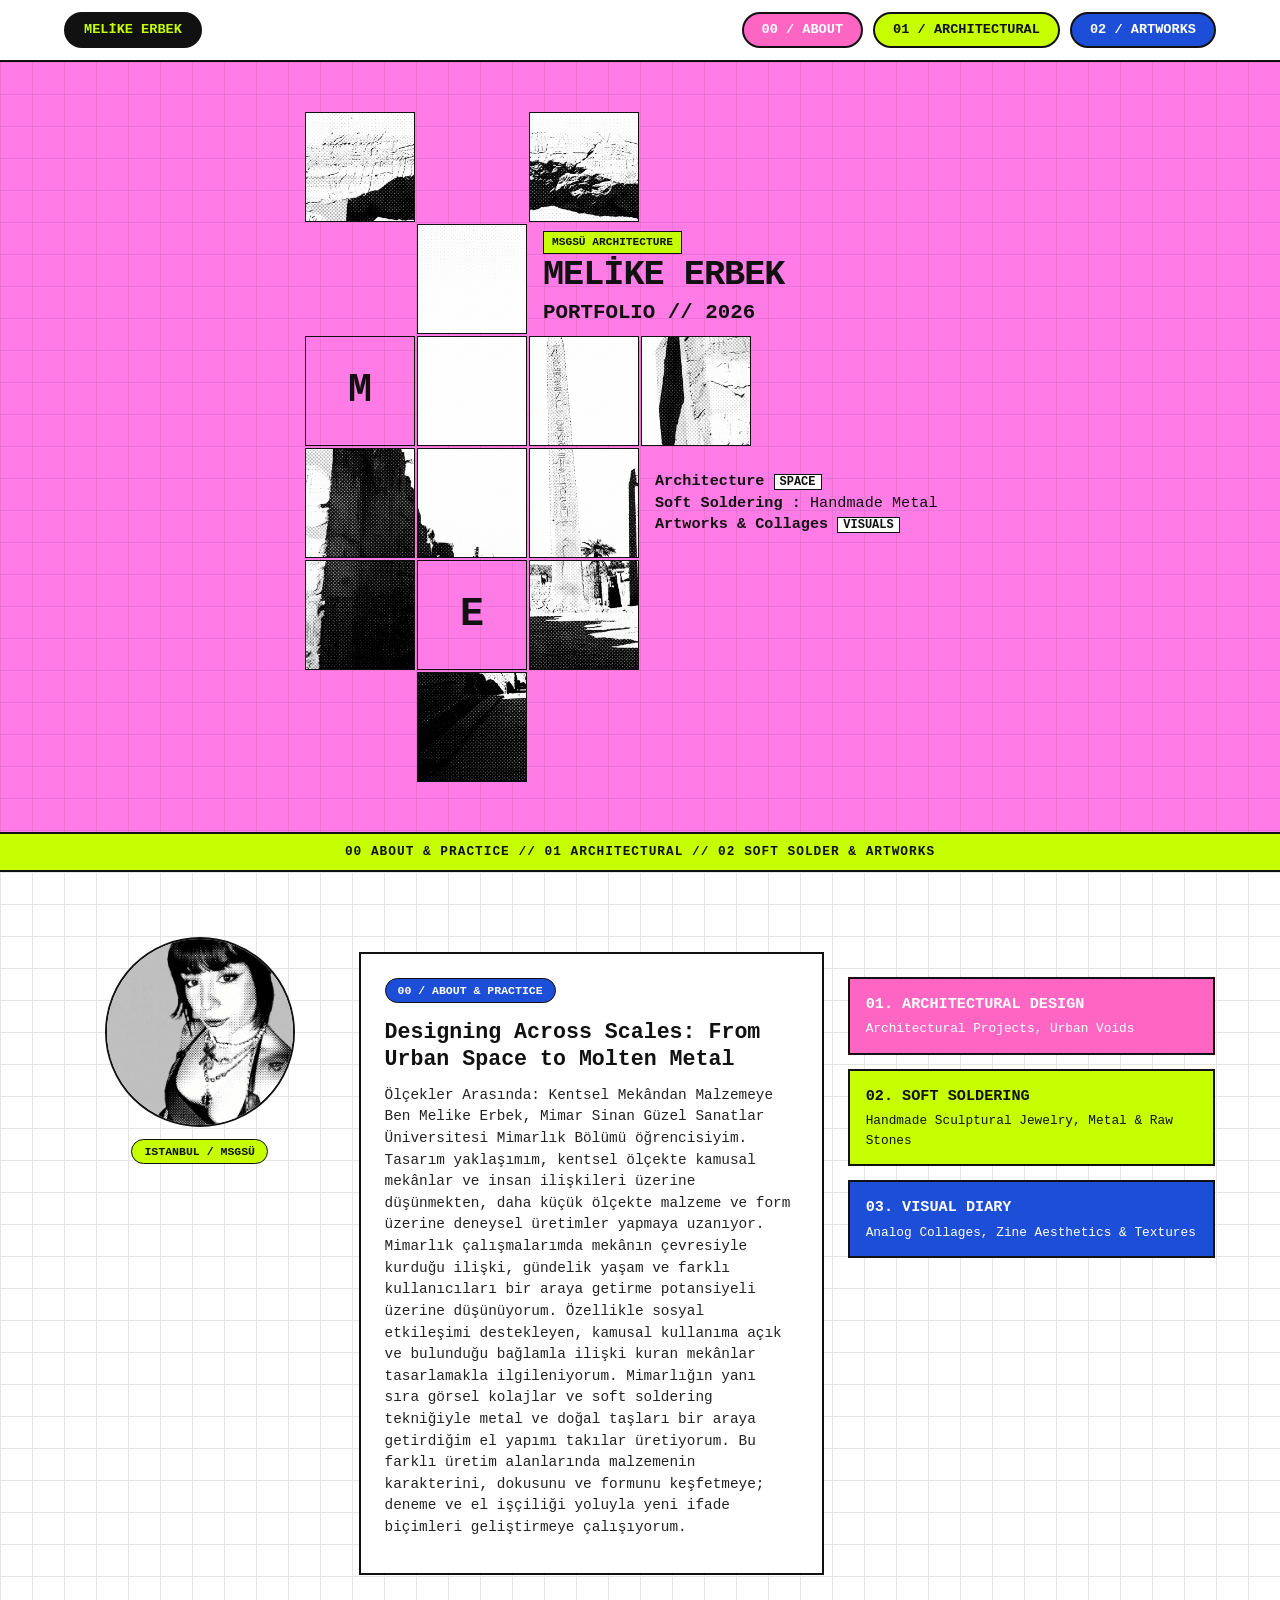
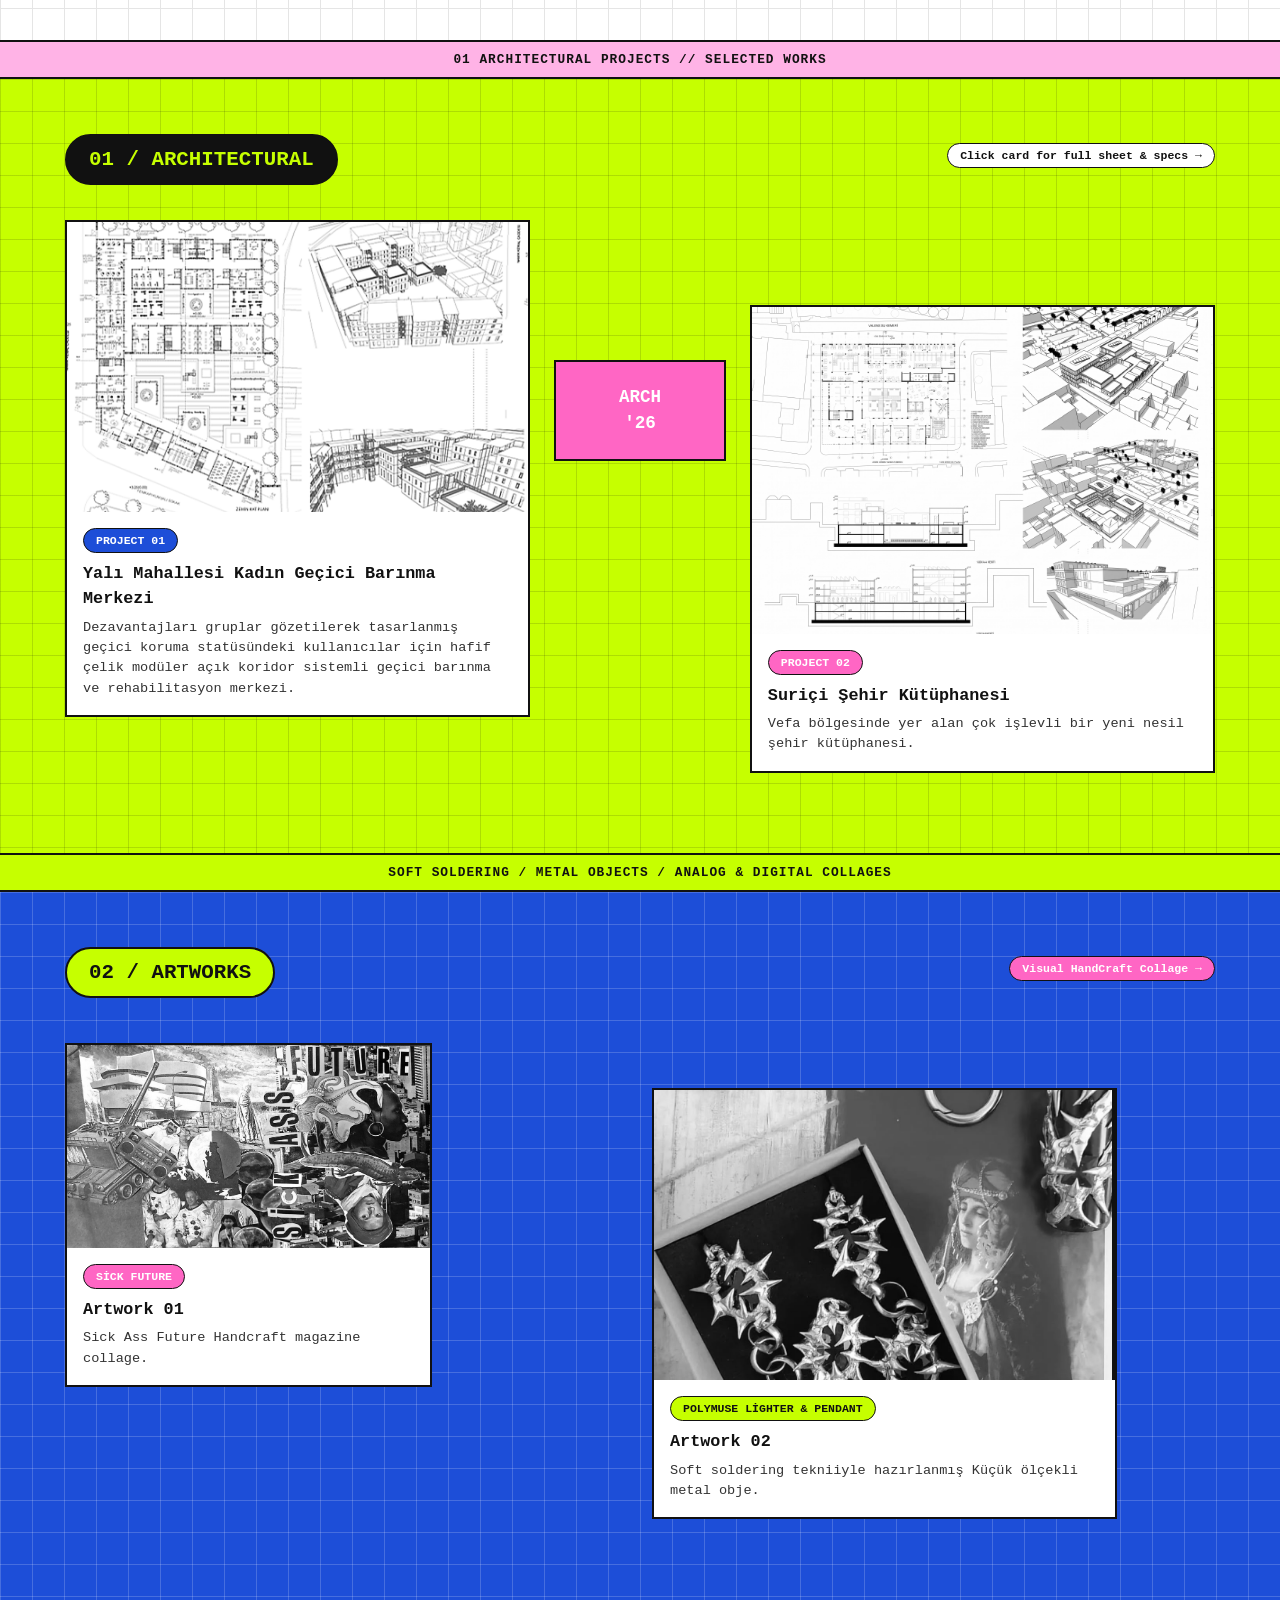
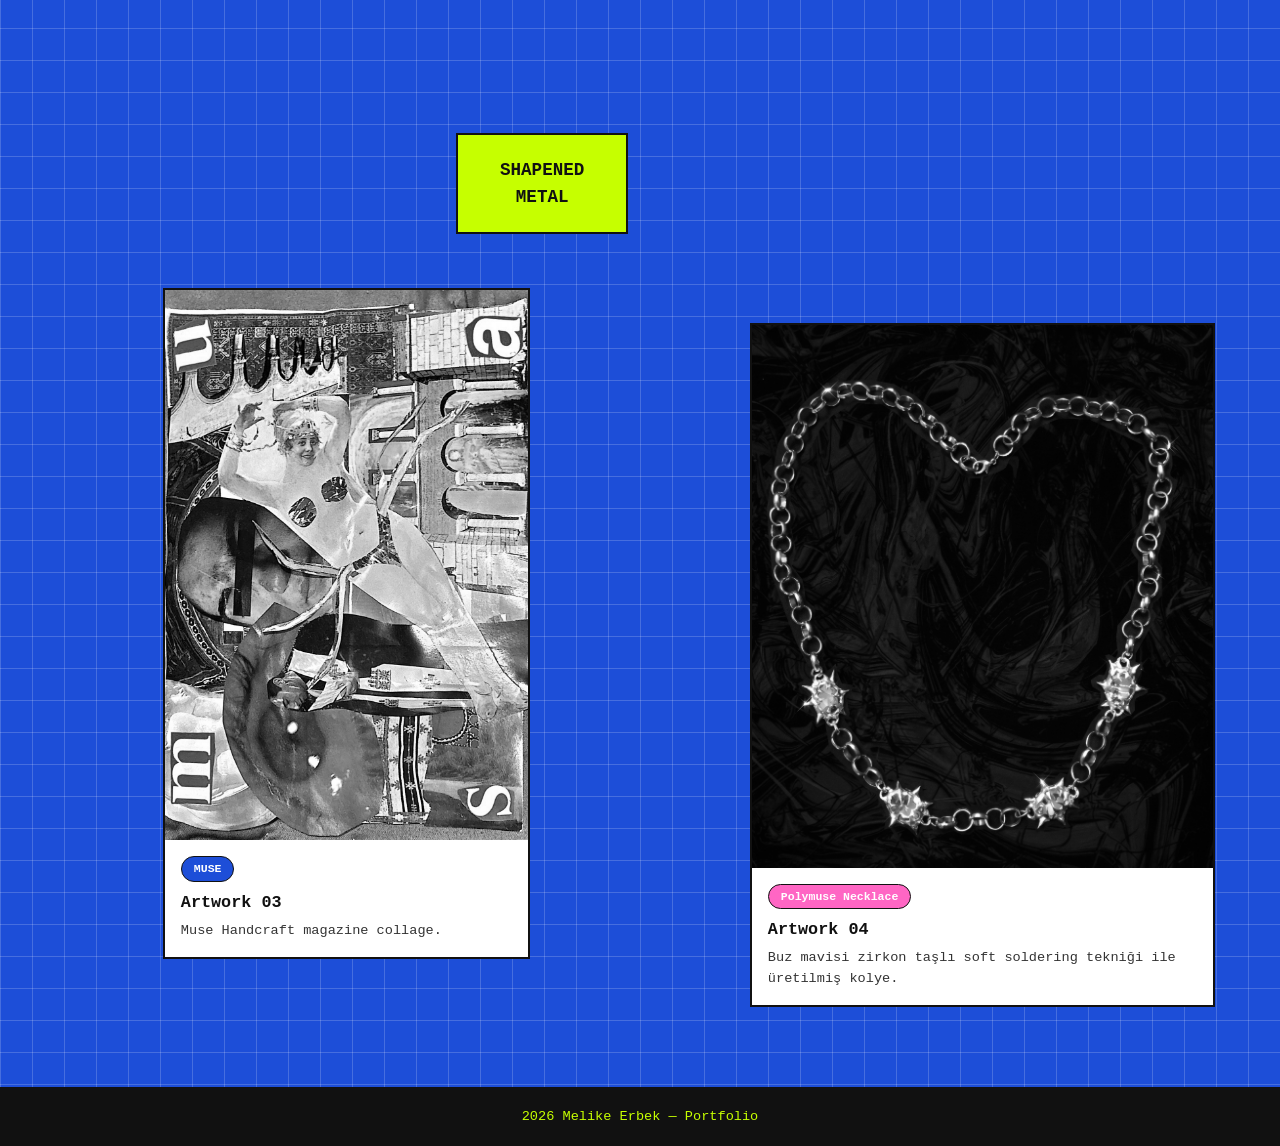
<file: index.html>
<!DOCTYPE html>
<html lang="tr">
<head>
    <meta charset="UTF-8">
    <meta name="viewport" content="width=device-width, initial-scale=1.0">
    <title>Melike Erbek | Portfolio</title>
    <link rel="stylesheet" href="style.css">
</head>
<body>

   
    <header class="sticky-header">
        <div class="brand">
            <a href="index.html" class="pill-btn black">MELİKE ERBEK</a>
        </div>
        <nav class="nav-links">
            <a href="#about" class="pill-btn pink">00 / ABOUT</a>
            <a href="#architectural" class="pill-btn neon">01 / ARCHITECTURAL</a>
            <a href="#artworks" class="pill-btn blue">02 / ARTWORKS</a>
        </nav>
    </header>

   
    <section class="hero-broken-band">
        <div class="container">
            <div class="broken-pixel-grid">
                <div class="px-cell img-tile" style="grid-column: 1; grid-row: 1;">
                    <img src="ilksayfa.jpg" class="slice p-1-1" alt="">
                </div>
                <div class="px-cell img-tile" style="grid-column: 3; grid-row: 1;">
                    <img src="ilksayfa.jpg" class="slice p-3-1" alt="">
                </div>

                <div class="px-cell img-tile" style="grid-column: 2; grid-row: 2;">
                    <img src="ilksayfa.jpg" class="slice p-2-2" alt="">
                </div>
                <div class="px-float-text" style="grid-column: 3 / 6; grid-row: 2;">
                    <span class="mini-pill">MSGSÜ ARCHITECTURE </span>
                    <h1>MELİKE ERBEK</h1>
                    <p class="date-code">PORTFOLIO // 2026</p>
                </div>

                <div class="px-cell neon-cell" style="grid-column: 1; grid-row: 3;">M</div>
                <div class="px-cell img-tile" style="grid-column: 2; grid-row: 3;">
                    <img src="ilksayfa.jpg" class="slice p-2-3" alt="">
                </div>
                <div class="px-cell img-tile" style="grid-column: 3; grid-row: 3;">
                    <img src="ilksayfa.jpg" class="slice p-3-3" alt="">
                </div>
                <div class="px-cell img-tile" style="grid-column: 4; grid-row: 3;">
                    <img src="ilksayfa.jpg" class="slice p-4-3" alt="">
                </div>

                <div class="px-cell img-tile" style="grid-column: 1; grid-row: 4;">
                    <img src="ilksayfa.jpg" class="slice p-1-4" alt="">
                </div>
                <div class="px-cell img-tile" style="grid-column: 2; grid-row: 4;">
                    <img src="ilksayfa.jpg" class="slice p-2-4" alt="">
                </div>
                <div class="px-cell img-tile" style="grid-column: 3; grid-row: 4;">
                    <img src="ilksayfa.jpg" class="slice p-3-4" alt="">
                </div>
                <div class="px-float-text" style="grid-column: 4 / 7; grid-row: 4;">
                    <p class="sub-list">
                        <strong>Architecture</strong> <span>SPACE</span><br>
                        <strong>Soft Soldering :</strong> Handmade Metal<br>
                        <strong>Artworks & Collages</strong> <span>VISUALS</span>
                    </p>
                </div>

               
                <div class="px-cell img-tile" style="grid-column: 1; grid-row: 5;">
                    <img src="ilksayfa.jpg" class="slice p-1-5" alt="">
                </div>
                <div class="px-cell blue-cell" style="grid-column: 2; grid-row: 5;">E</div>
                <div class="px-cell img-tile" style="grid-column: 3; grid-row: 5;">
                    <img src="ilksayfa.jpg" class="slice p-3-5" alt="">
                </div>

                <div class="px-cell img-tile" style="grid-column: 2; grid-row: 6;">
                    <img src="ilksayfa.jpg" class="slice p-2-6" alt="">
                </div>
            </div>
        </div>
    </section>

               
  
    <div class="divider-strip neon-bg">
        <span>00 ABOUT & PRACTICE // 01 ARCHITECTURAL // 02 SOFT SOLDER & ARTWORKS</span>
    </div>

   
    <section id="about" class="about-band">
        <div class="container">
            <div class="about-scattered">
                <div class="about-photo-box">
                    <div class="about-img-frame">
                        <img src="hakkimda.jpg" alt="Melike Erbek">
                    </div>
                    <span class="pill-tag neon-tag">ISTANBUL / MSGSÜ</span>
                </div>

                <div class="about-manifesto-card">
                    <span class="pill-tag blue-tag">00 / ABOUT & PRACTICE</span>
                    <h2>Designing Across Scales: From Urban Space to Molten Metal</h2>
                    <p>
                         Ölçekler Arasında: Kentsel Mekândan Malzemeye

                         Ben Melike Erbek, Mimar Sinan Güzel Sanatlar Üniversitesi Mimarlık Bölümü öğrencisiyim. Tasarım yaklaşımım, kentsel ölçekte kamusal mekânlar ve insan ilişkileri üzerine düşünmekten, daha küçük ölçekte malzeme ve form üzerine deneysel üretimler yapmaya uzanıyor.

                        Mimarlık çalışmalarımda mekânın çevresiyle kurduğu ilişki, gündelik yaşam ve farklı kullanıcıları bir araya getirme potansiyeli üzerine düşünüyorum. Özellikle sosyal etkileşimi destekleyen, kamusal kullanıma açık ve bulunduğu bağlamla ilişki kuran mekânlar tasarlamakla ilgileniyorum.

                        Mimarlığın yanı sıra görsel kolajlar ve soft soldering tekniğiyle metal ve doğal taşları bir araya getirdiğim el yapımı takılar üretiyorum. Bu farklı üretim alanlarında malzemenin karakterini, dokusunu ve formunu keşfetmeye; deneme ve el işçiliği yoluyla yeni ifade biçimleri geliştirmeye çalışıyorum.
                    </p>
                </div>

                <div class="about-focus-stack">
                    <div class="focus-tile pink-fill">
                        <strong>01. ARCHITECTURAL DESIGN</strong>
                        <span>Architectural Projects, Urban Voids </span>
                    </div>
                    <div class="focus-tile neon-fill">
                        <strong>02. SOFT SOLDERING</strong>
                        <span>Handmade Sculptural Jewelry, Metal & Raw Stones</span>
                    </div>
                    <div class="focus-tile blue-fill">
                        <strong>03. VISUAL DIARY</strong>
                        <span>Analog  Collages, Zine Aesthetics & Textures</span>
                    </div>
                </div>
            </div>
        </div>
    </section>

    
    <div class="divider-strip pink-bg">
        <span>01 ARCHITECTURAL PROJECTS // SELECTED WORKS</span>
    </div>

    <section id="architectural" class="section-band-neon">
        <div class="container">
            <div class="section-top">
                <h2 class="pill-title black-bg">01 / ARCHITECTURAL</h2>
                <span class="pill-tag white-tag">Click card for full sheet & specs →</span>
            </div>

            <div class="scattered-grid">
                <a href="proje-1.html" class="card scatter-p1">
                    <div class="card-image tall">
                        <img src="proje1.png" alt="Yalı Mahallesi Kadın Geçici Barınma Merkezi">
                    </div>
                    <div class="card-info">
                        <span class="pill-tag blue-tag">PROJECT 01</span>
                        <h3>Yalı Mahallesi Kadın Geçici Barınma Merkezi</h3>
                        <p>Dezavantajları gruplar gözetilerek tasarlanmış geçici koruma statüsündeki kullanıcılar için hafif çelik modüler açık koridor sistemli geçici barınma ve rehabilitasyon merkezi.</p>
                    </div>
                </a>

                <div class="floating-pixel pink-fill scatter-px1">
                    <span>ARCH<br>'26</span>
                </div>

                <a href="proje-2.html" class="card scatter-p2">
                    <div class="card-image">
                        <img src="proje2.jpg" alt="Suriçi Şehir Kütüphanesi">
                    </div>
                    <div class="card-info">
                        <span class="pill-tag pink-tag">PROJECT 02</span>
                        <h3>Suriçi Şehir Kütüphanesi</h3>
                        <p>Vefa bölgesinde yer alan çok işlevli bir yeni nesil şehir kütüphanesi.</p>
                    </div>
                </a>
            </div>
        </div>
    </section>


    <div class="divider-strip neon-bg">
        <span>SOFT SOLDERING / METAL OBJECTS / ANALOG & DIGITAL COLLAGES</span>
    </div>


    <section id="artworks" class="section-band-blue">
        <div class="container">
            <div class="section-top">
                <h2 class="pill-title neon-bg">02 / ARTWORKS</h2>
                <span class="pill-tag pink-tag">Visual HandCraft Collage →</span>
            </div>

            <div class="scattered-grid">
                <a href="artwork-1.html" class="card scatter-a1">
                    <div class="card-image">
                        <img src="art1.jpeg" alt="Artwork 01">
                    </div>
                    <div class="card-info">
                        <span class="pill-tag pink-tag">SİCK FUTURE</span>
                        <h3>Artwork 01</h3>
                        <p>Sick Ass Future Handcraft magazine collage.</p>
                    </div>
                </a>

                <a href="artwork-2.html" class="card scatter-a2">
                    <div class="card-image tall">
                        <img src="art2.jpeg" alt="Artwork 02">
                    </div>
                    <div class="card-info">
                        <span class="pill-tag neon-tag">POLYMUSE LİGHTER & PENDANT</span>
                        <h3>Artwork 02</h3>
                        <p> Soft soldering tekniiyle hazırlanmış Küçük ölçekli metal obje.</p>
                    </div>
                </a>

                <div class="floating-pixel neon-fill scatter-px2">
                    <span>SHAPENED<br>METAL</span>
                </div>

                <a href="artwork-3.html" class="card scatter-a3">
                    <div class="card-image">
                        <img src="art3.jpeg" alt="Artwork 03">
                    </div>
                    <div class="card-info">
                        <span class="pill-tag blue-tag"> MUSE</span>
                        <h3>Artwork 03</h3>
                        <p>Muse Handcraft magazine collage.</p>
                    </div>
                </a>

                <a href="artwork-4.html" class="card scatter-a4">
                    <div class="card-image">
                        <img src="art4.jpg" alt="Artwork 04">
                    </div>
                    <div class="card-info">
                        <span class="pill-tag pink-tag">Polymuse Necklace</span>
                        <h3>Artwork 04</h3>
                        <p>Buz mavisi zirkon taşlı soft soldering tekniği ile üretilmiş kolye.</p>
                    </div>
                </a>
            </div>
        </div>
    </section>

    <footer>
        <p> 2026 Melike Erbek — Portfolio</p>
    </footer>

</body>
</html>
</file>
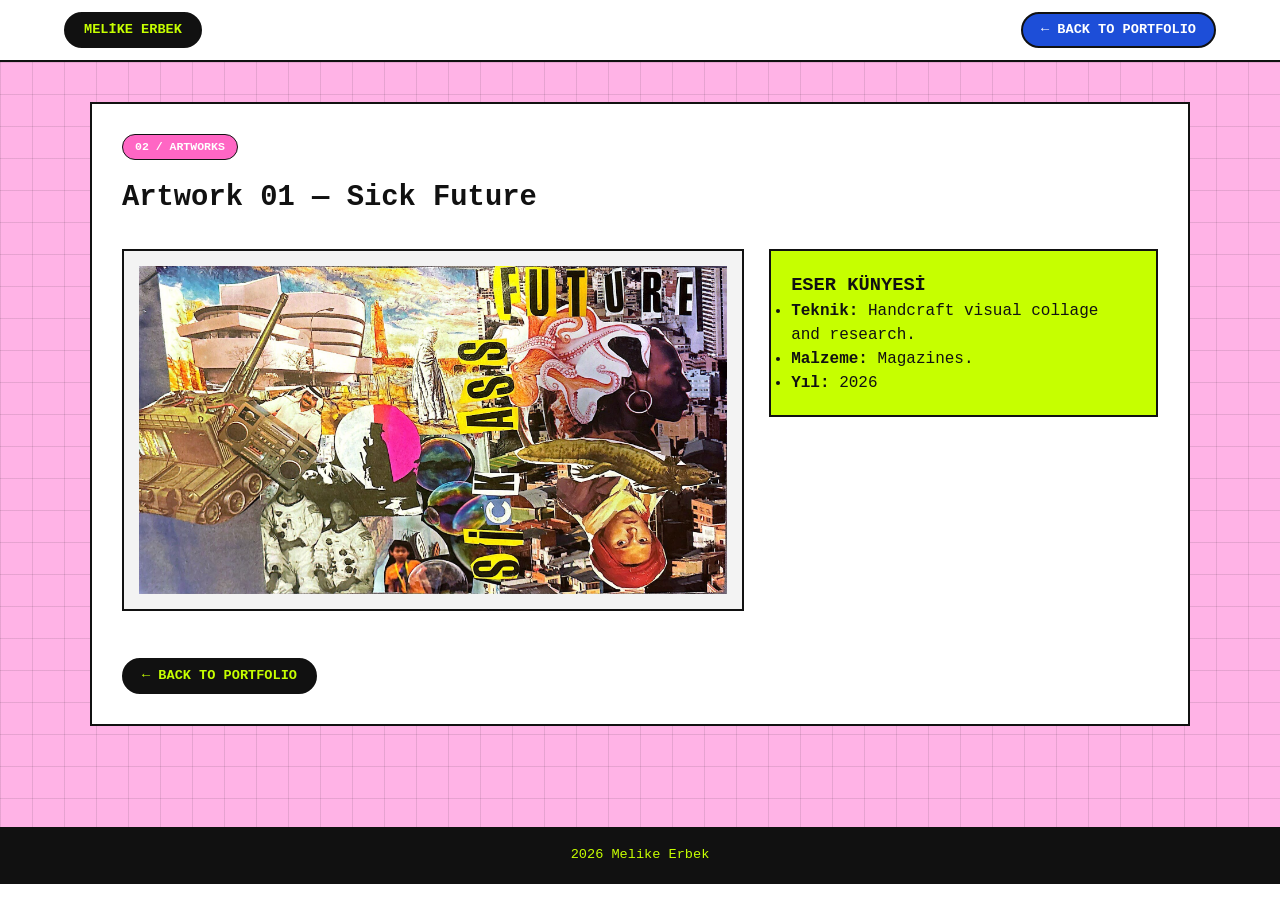
<file: artwork-1.html>
<!DOCTYPE html>
<html lang="tr">
<head>
    <meta charset="UTF-8">
    <meta name="viewport" content="width=device-width, initial-scale=1.0">
    <title>Artwork 01 | Melike Erbek</title>
    <link rel="stylesheet" href="style.css">
</head>
<body>
    <header class="sticky-header">
        <div class="brand"><a href="index.html" class="pill-btn black">MELİKE ERBEK</a></div>
       <nav class="nav-links"><a href="index.html#artworks" class="pill-btn blue">← BACK TO PORTFOLIO</a></nav>
    </header>

    <div class="detail-wrapper">
        <main class="detail-container">
            <div class="detail-header">
                <span class="pill-tag pink-tag">02 / ARTWORKS</span>
                <h1>Artwork 01 — Sick Future</h1>
            </div>
            <div class="detail-single-image">
                <img src="art1.jpeg" alt="Artwork 01">
            </div>
            <div class="detail-specs-box">
                <h3>ESER KÜNYESİ</h3>
                <ul>
                    <li><strong>Teknik:</strong> Handcraft visual collage and research.</li>
                    <li><strong>Malzeme:</strong> Magazines.</li>
                    <li><strong>Yıl:</strong> 2026</li>
                </ul>
            </div>
            <div style="margin-top: 22px;">
    <a href="index.html#artworks" class="pill-btn black">← BACK TO PORTFOLIO</a>
</div>
        </main>
    </div>

    <footer><p> 2026 Melike Erbek</p></footer>
</body>
</html>
</file>
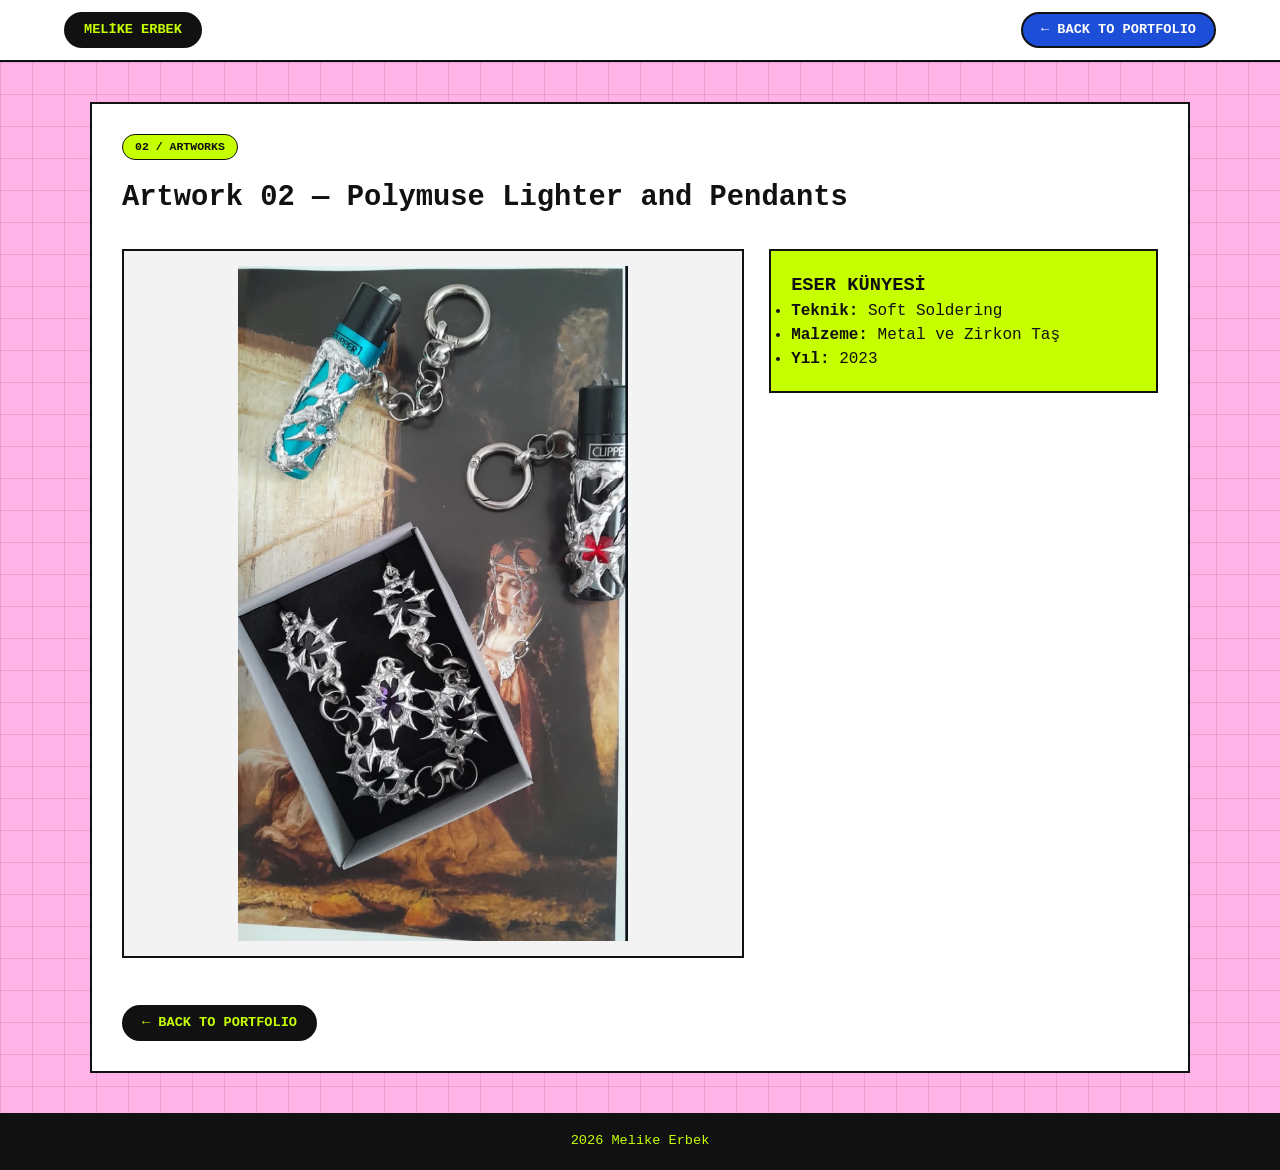
<file: artwork-2.html>
<!DOCTYPE html>
<html lang="tr">
<head>
    <meta charset="UTF-8">
    <meta name="viewport" content="width=device-width, initial-scale=1.0">
    <title>Artwork 02 | Melike Erbek</title>
    <link rel="stylesheet" href="style.css">
</head>
<body>
    <header class="sticky-header">
        <div class="brand"><a href="index.html" class="pill-btn black">MELİKE ERBEK</a></div>
        <nav class="nav-links"><a href="index.html#artworks" class="pill-btn blue">← BACK TO PORTFOLIO</a></nav>
    </header>

    <div class="detail-wrapper">
        <main class="detail-container">
            <div class="detail-header">
                <span class="pill-tag neon-tag">02 / ARTWORKS</span>
                <h1>Artwork 02 — Polymuse Lighter and Pendants</h1>
            </div>
            <div class="detail-single-image">
                <img src="art2.jpeg" alt="Artwork 02">
            </div>
            <div class="detail-specs-box">
                <h3>ESER KÜNYESİ</h3>
                <ul>
                    <li><strong>Teknik:</strong> Soft Soldering</li>
                    <li><strong>Malzeme:</strong> Metal ve Zirkon Taş</li>
                    <li><strong>Yıl:</strong> 2023</li>
                </ul>
            </div>
           <div style="margin-top: 22px;">
    <a href="index.html#artworks" class="pill-btn black">← BACK TO PORTFOLIO</a>
</div>
        </main>
    </div>

    <footer><p>2026 Melike Erbek</p></footer>
</body>
</html>
</file>
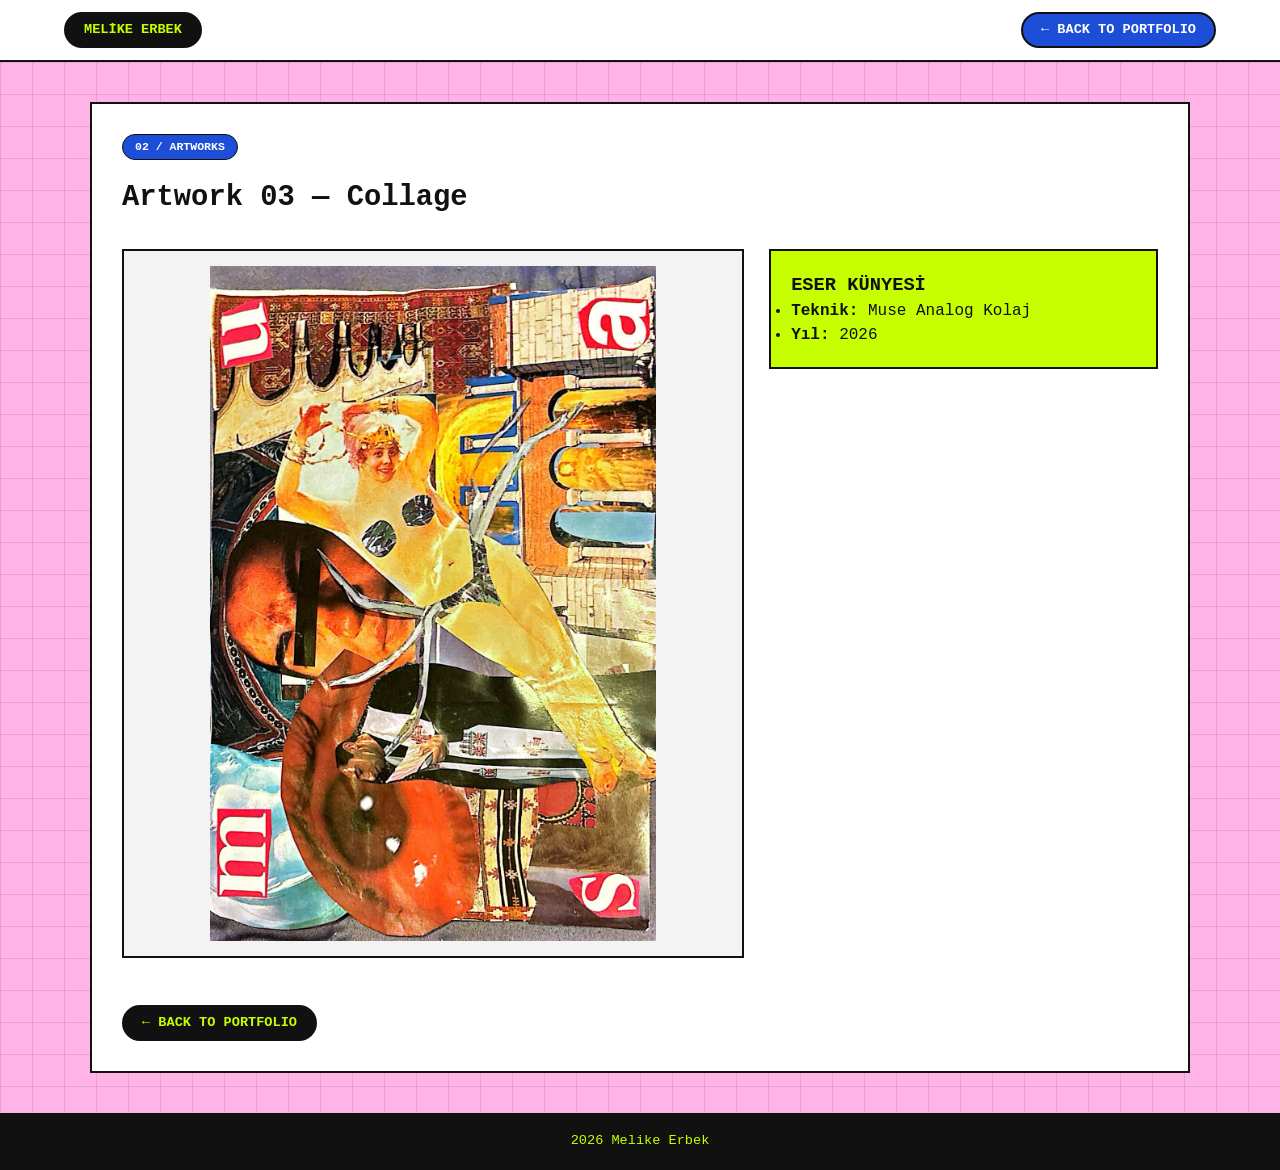
<file: artwork-3.html>
<!DOCTYPE html>
<html lang="tr">
<head>
    <meta charset="UTF-8">
    <meta name="viewport" content="width=device-width, initial-scale=1.0">
    <title>Artwork 03 | Melike Erbek</title>
    <link rel="stylesheet" href="style.css">
</head>
<body>
    <header class="sticky-header">
        <div class="brand"><a href="index.html" class="pill-btn black">MELİKE ERBEK</a></div>
        <nav class="nav-links"><a href="index.html#artworks" class="pill-btn blue">← BACK TO PORTFOLIO</a></nav>
    </header>

    <div class="detail-wrapper">
        <main class="detail-container">
            <div class="detail-header">
                <span class="pill-tag blue-tag">02 / ARTWORKS</span>
                <h1>Artwork 03 — Collage</h1>
            </div>
            <div class="detail-single-image">
                <img src="art3.jpeg" alt="Artwork 03">
            </div>
            <div class="detail-specs-box">
                <h3>ESER KÜNYESİ</h3>
                <ul>
                    <li><strong>Teknik:</strong> Muse Analog Kolaj</li>
                    <li><strong>Yıl:</strong> 2026</li>
                </ul>
            </div>
            <div style="margin-top: 22px;">
    <a href="index.html#artworks" class="pill-btn black">← BACK TO PORTFOLIO</a>
</div>
        </main>
    </div>

    <footer><p> 2026 Melike Erbek</p></footer>
</body>
</html>
</file>
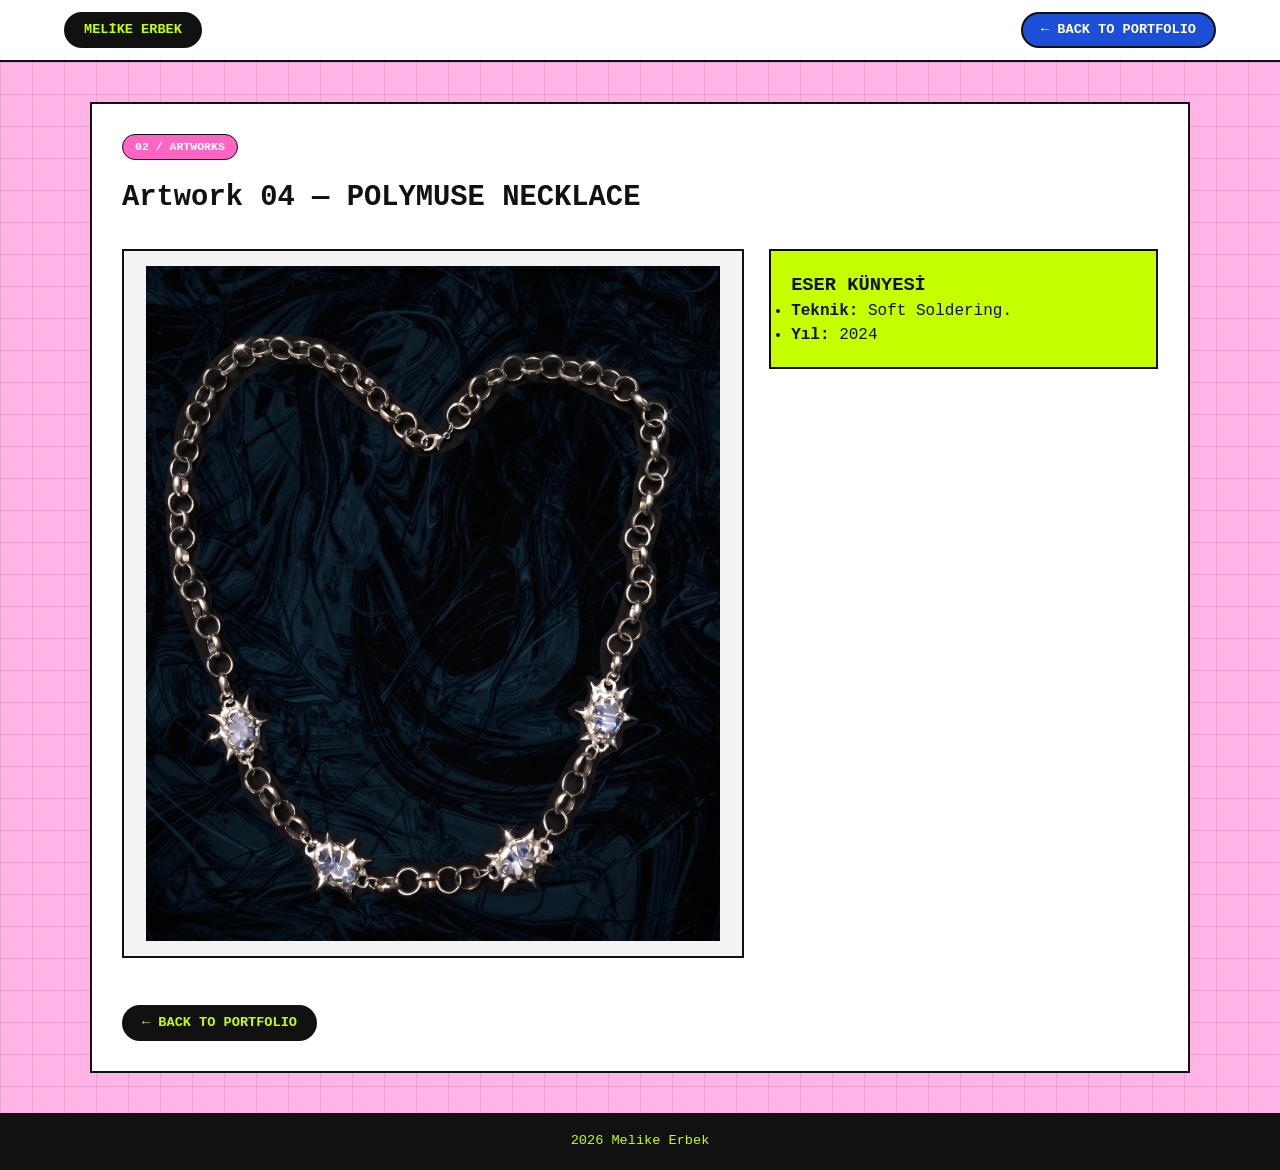
<file: artwork-4.html>
<!DOCTYPE html>
<html lang="tr">
<head>
    <meta charset="UTF-8">
    <meta name="viewport" content="width=device-width, initial-scale=1.0">
    <title>Artwork 04 | Melike Erbek</title>
    <link rel="stylesheet" href="style.css">
</head>
<body>
    <header class="sticky-header">
        <div class="brand"><a href="index.html" class="pill-btn black">MELİKE ERBEK</a></div>
        <nav class="nav-links"><a href="index.html#artworks" class="pill-btn blue">← BACK TO PORTFOLIO</a></nav>
    </header>

    <div class="detail-wrapper">
        <main class="detail-container">
            <div class="detail-header">
                <span class="pill-tag pink-tag">02 / ARTWORKS</span>
                <h1>Artwork 04 — POLYMUSE NECKLACE</h1>
            </div>
            <div class="detail-single-image">
                <img src="art4.jpg" alt="Artwork 04">
            </div>
            <div class="detail-specs-box">
                <h3>ESER KÜNYESİ</h3>
                <ul>
                    <li><strong>Teknik:</strong> Soft Soldering.</li>
                    <li><strong>Yıl:</strong> 2024</li>
                </ul>
            </div>
           <div style="margin-top: 22px;">
    <a href="index.html#artworks" class="pill-btn black">← BACK TO PORTFOLIO</a>
</div>
        </main>
    </div>

    <footer><p>2026 Melike Erbek</p></footer>
</body>
</html>
</file>
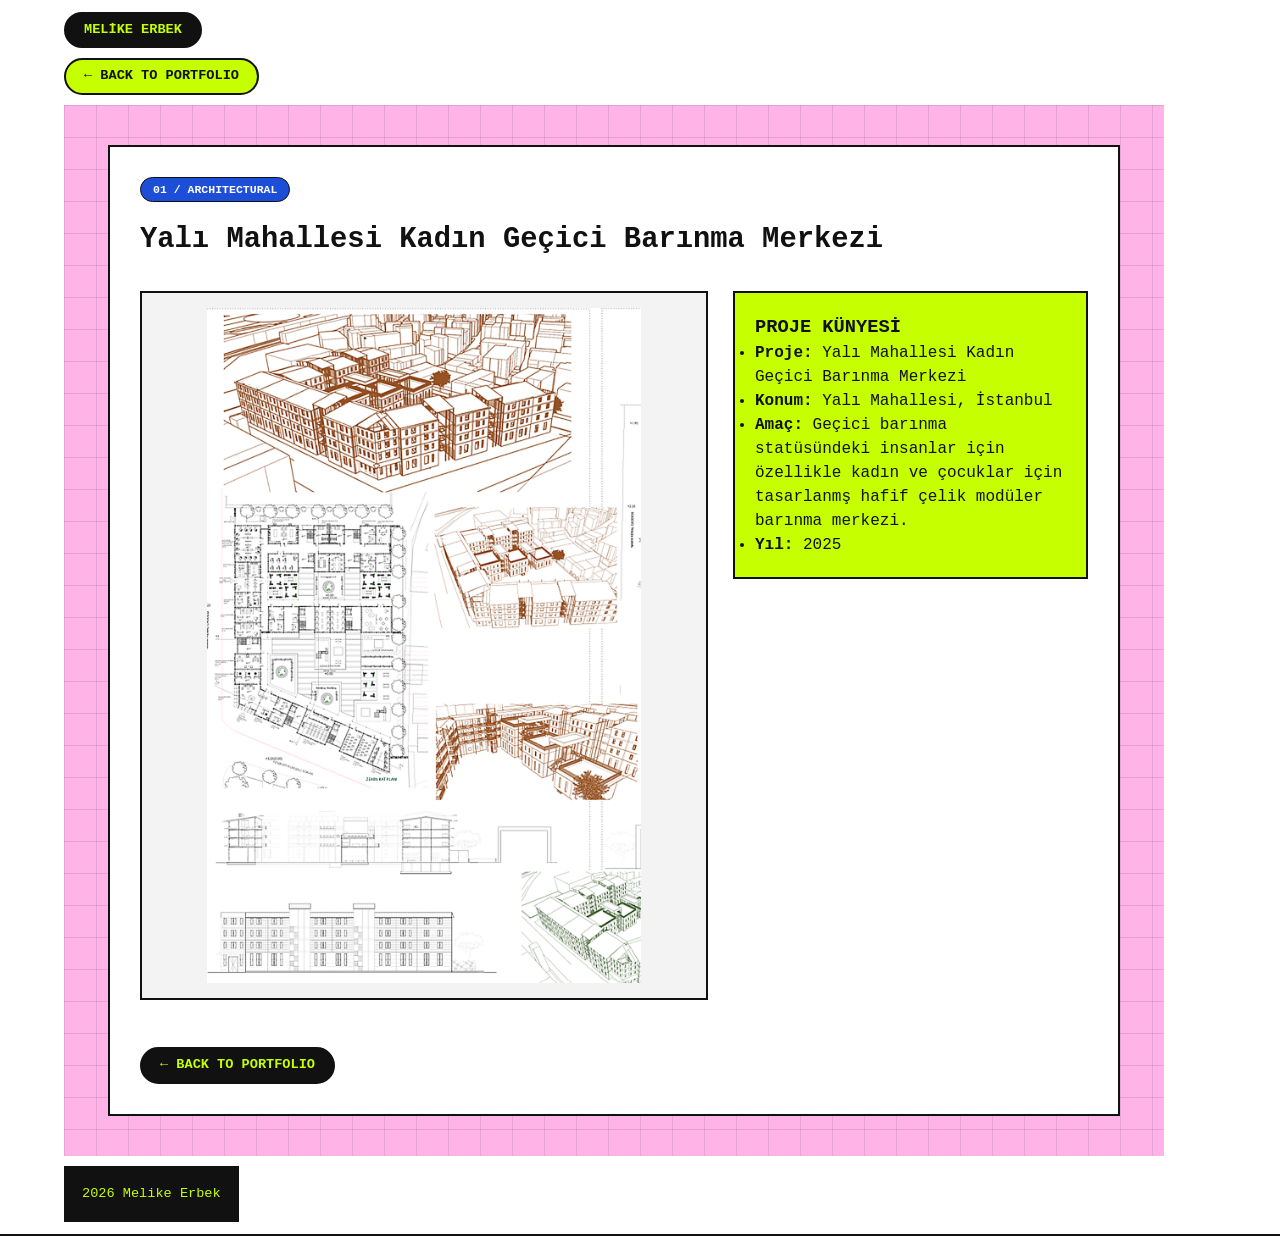
<file: proje-1.html>
<!DOCTYPE html>
<html lang="tr">
<head>
    <meta charset="UTF-8">
    <meta name="viewport" content="width=device-width, initial-scale=1.0">
    <title>Yalı Mahallesi Kadın Geçici Barınma Merkezi | Melike Erbek</title>
    <link rel="stylesheet" href="style.css">
</head>
<body>
    <header class="sticky-header">
        <div class="brand"><a href="index.html" class="pill-btn black">MELİKE ERBEK</a></div>
        <nav class="nav-links"><a href="index.html#architectural" class="pill-btn neon">← BACK TO PORTFOLIO</a>

    <div class="detail-wrapper">
        <main class="detail-container">
            <div class="detail-header">
                <span class="pill-tag blue-tag">01 / ARCHITECTURAL</span>
                <h1>Yalı Mahallesi Kadın Geçici Barınma Merkezi</h1>
            </div>
            <div class="detail-single-image">
                <img src="proje1.png" alt="Yalı Mahallesi Kadın Geçici Barınma Merkezi">
            </div>
            <div class="detail-specs-box">
                <h3>PROJE KÜNYESİ</h3>
                <ul>
                    <li><strong>Proje:</strong> Yalı Mahallesi Kadın Geçici Barınma Merkezi</li>
                    <li><strong>Konum:</strong> Yalı Mahallesi, İstanbul</li>
                    <li><strong>Amaç:</strong> Geçici barınma statüsündeki insanlar için özellikle kadın ve çocuklar için tasarlanmş hafif çelik modüler barınma merkezi.</li>
                    <li><strong>Yıl:</strong> 2025</li>
                </ul>
            </div>
            <div style="margin-top: 22px;">
                <a href="index.html#architectural" class="pill-btn black">← BACK TO PORTFOLIO</a>
            </div>
        </main>
    </div>

    <footer><p> 2026 Melike Erbek</p></footer>
</body>
</html>
</file>
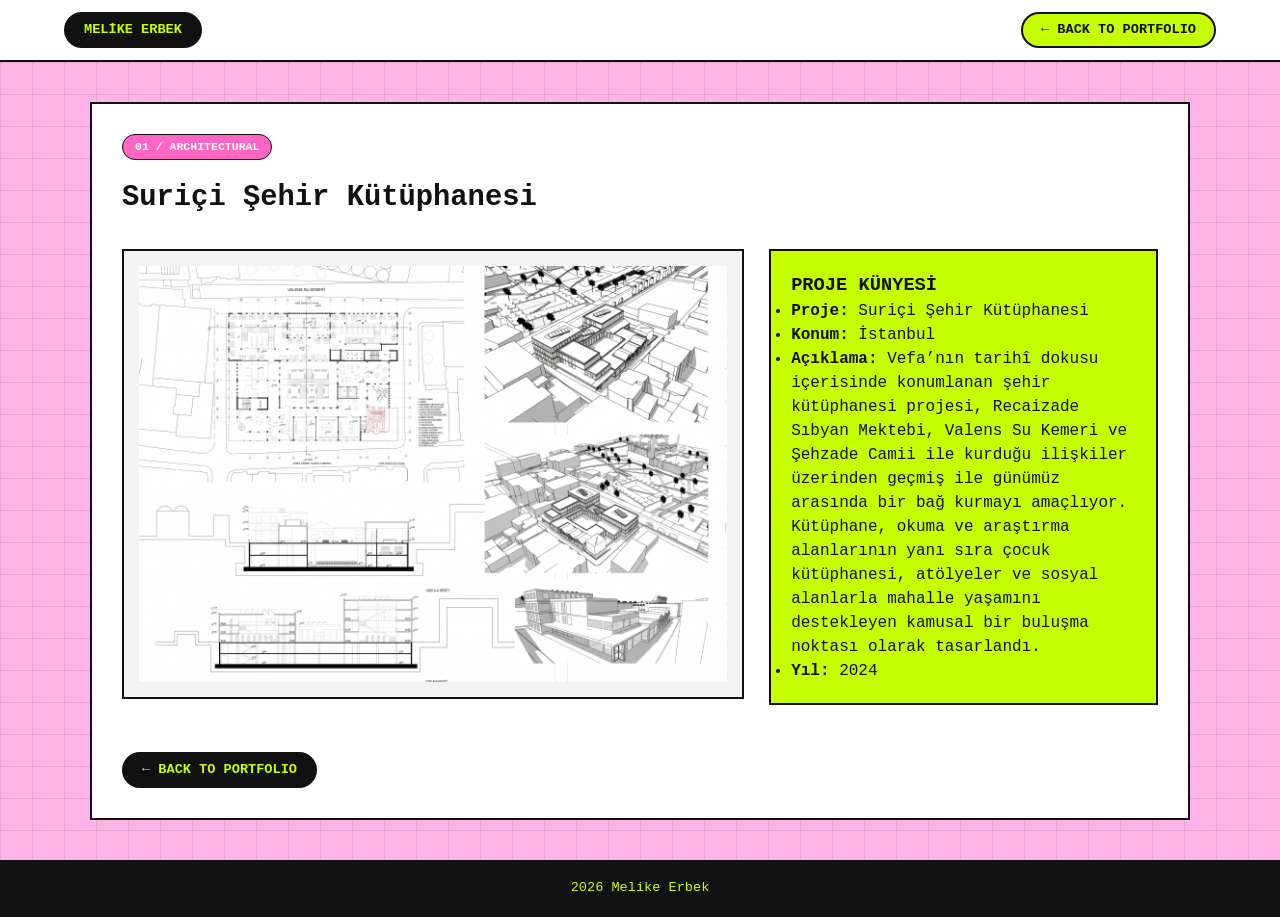
<file: proje-2.html>
<!DOCTYPE html>
<html lang="tr">
<head>
    <meta charset="UTF-8">
    <meta name="viewport" content="width=device-width, initial-scale=1.0">
    <title>Mimari Proje 02 | Melike Erbek</title>
    <link rel="stylesheet" href="style.css">
</head>
<body>
    <header class="sticky-header">
        <div class="brand"><a href="index.html" class="pill-btn black">MELİKE ERBEK</a></div>
        <nav class="nav-links"><a href="index.html#architectural" class="pill-btn neon">← BACK TO PORTFOLIO</a>
</nav>
    </header>

    <div class="detail-wrapper">
        <main class="detail-container">
            <div class="detail-header">
                <span class="pill-tag pink-tag">01 / ARCHITECTURAL</span>
                <h1>Suriçi Şehir Kütüphanesi</h1>
            </div>
            <div class="detail-single-image">
                <img src="proje2.jpg" alt="Suriçi Şehir Kütüphanesi">
            </div>
            <div class="detail-specs-box">
                <h3>PROJE KÜNYESİ</h3>
                <ul>
                    <li><strong>Proje:</strong> Suriçi Şehir Kütüphanesi</li>
                    <li><strong>Konum:</strong> İstanbul</li>
                    <li><strong>Açıklama:</strong> Vefa’nın tarihî dokusu içerisinde konumlanan şehir kütüphanesi projesi, Recaizade Sıbyan Mektebi, Valens Su Kemeri ve Şehzade Camii ile kurduğu ilişkiler üzerinden geçmiş ile günümüz arasında bir bağ kurmayı amaçlıyor. Kütüphane, okuma ve araştırma alanlarının yanı sıra çocuk kütüphanesi, atölyeler ve sosyal alanlarla mahalle yaşamını destekleyen kamusal bir buluşma noktası olarak tasarlandı.</li>
                    <li><strong>Yıl:</strong> 2024</li>
                </ul>
            </div>
            <div style="margin-top: 22px;">
                 <a href="index.html#architectural" class="pill-btn black">← BACK TO PORTFOLIO</a>
            </div>
        </main>
    </div>

    <footer><p>2026 Melike Erbek</p></footer>
</body>
</html>
</file>
<file: style.css>
* {
    box-sizing: border-box;
    margin: 0;
    padding: 0;
}



body {
    font-family: 'Courier New', Courier, monospace;
    color: #111111;
    background-color: #ffffff;
    line-height: 1.5;
}

.container {
    max-width: 1150px;
    width: 90%;
    margin: 0 auto;
}



.px-cell.img-tile {
    position: relative;
    overflow: hidden;
    display: block;
    background-color: #111111;
    cursor: pointer;
    transition: transform 0.25s ease, box-shadow 0.25s ease;
}

.px-cell.img-tile img.slice {
    position: absolute;
    width: 446px;
    height: 670px;
    max-width: none;
    object-fit: cover;
    display: block;
    filter: grayscale(100%);
    transition: filter 0.25s ease, opacity 0.25s ease;
}

.broken-pixel-grid:has(.img-tile:hover) .img-tile:not(:hover) img.slice,
.broken-pixel-grid:has(.img-tile:has(:active)) .img-tile:not(:active) img.slice {
    filter: grayscale(100%) invert(85%);
    opacity: 0.7;
}

.px-cell.img-tile:hover,
.px-cell.img-tile:active {
    z-index: 20;
    transform: rotate(-3deg) scale(1.06);
    box-shadow: 4px 4px 0 #111111;
}

.px-cell.img-tile:nth-child(even):hover,
.px-cell.img-tile:nth-child(even):active {
    transform: rotate(3deg) scale(1.06);
    box-shadow: -4px 4px 0 #111111;
}

.px-cell.img-tile:hover img.slice,
.px-cell.img-tile:active img.slice {
    filter: grayscale(0%);
    opacity: 1;
}



.sticky-header {
    position: sticky;
    top: 0;
    z-index: 100;
    background-color: #ffffff;
    border-bottom: 2px solid #111111;
    padding: 12px 5%;
    display: flex;
    justify-content: space-between;
    align-items: center;
    flex-wrap: wrap;
    gap: 10px;
}

.nav-links {
    display: flex;
    gap: 10px;
    flex-wrap: wrap;
}

.pill-btn {
    display: inline-block;
    padding: 6px 18px;
    border-radius: 50px;
    border: 2px solid #111111;
    text-decoration: none;
    font-weight: bold;
    font-size: 0.85rem;
}

.pill-btn.black { background-color: #111111; color: #C6FF00; }
.pill-btn.pink { background-color: #FF66C4; color: #ffffff; }
.pill-btn.neon { background-color: #C6FF00; color: #111111; }
.pill-btn.blue { background-color: #1D4ED8; color: #ffffff; }



.hero-broken-band {
    background-color: #FF7BE5;
    background-image:
        linear-gradient(to right, rgba(17,17,17,0.08) 1px, transparent 1px),
        linear-gradient(to bottom, rgba(17,17,17,0.08) 1px, transparent 1px);
    background-size: 32px 32px;
    padding: 50px 0;
    border-bottom: 2px solid #111111;
}

.broken-pixel-grid {
    display: grid;
    grid-template-columns: repeat(6, 110px);
    grid-auto-rows: 110px;
    gap: 2px;
    justify-content: center;
}

.px-cell {
    border: 1.5px solid #111111;
    overflow: hidden;
    display: flex;
    justify-content: center;
    align-items: center;
    font-weight: 900;
    font-size: 2.5rem;
    position: relative;
}



.p-1-1 { left: 0; top: -115px; }
.p-3-1 { left: -224px; top: -115px; }
.p-2-2 { left: -112px; top: -227px; }
.p-2-3 { left: -112px; top: -300px; }
.p-3-3 { left: -224px; top: -300px; }
.p-4-3 { left: -336px; top: -300px; }
.p-1-4 { left: 0; top: -412px; }
.p-2-4 { left: -112px; top: -412px; }
.p-3-4 { left: -224px; top: -412px; }
.p-1-5 { left: 0; top: -524px; }
.p-3-5 { left: -224px; top: -524px; }
.p-2-6 { left: -112px; top: -555px; }



.px-float-text {
    padding: 8px 14px;
    display: flex;
    flex-direction: column;
    justify-content: center;
    z-index: 2;
}

.px-float-text h1 {
    font-size: 2.2rem;
    font-weight: 900;
    line-height: 1;
    letter-spacing: -1px;
    margin: 4px 0;
}

.date-code {
    font-size: 1.3rem;
    font-weight: bold;
}

.mini-pill {
    display: inline-block;
    background-color: #C6FF00;
    border: 1.5px solid #111111;
    padding: 2px 8px;
    font-size: 0.7rem;
    font-weight: bold;
    align-self: flex-start;
}

.sub-list {
    font-size: 0.95rem;
    line-height: 1.4;
}

.sub-list span {
    background-color: #ffffff;
    border: 1px solid #111111;
    padding: 0 5px;
    font-size: 0.75rem;
    font-weight: bold;
}



.divider-strip {
    padding: 8px 5%;
    font-size: 0.8rem;
    font-weight: bold;
    text-align: center;
    border-bottom: 2px solid #111111;
    letter-spacing: 1px;
}

.neon-bg { background-color: #C6FF00; color: #111111; }
.pink-bg { background-color: #FFB3E6; color: #111111; }



.about-band {
    background-color: #ffffff;
    background-image:
        linear-gradient(to right, #e5e5e5 1px, transparent 1px),
        linear-gradient(to bottom, #e5e5e5 1px, transparent 1px);
    background-size: 32px 32px;
    padding: 65px 0;
    border-bottom: 2px solid #111111;
    scroll-margin-top: 60px;
}

.about-scattered {
    display: grid;
    grid-template-columns: repeat(12, 1fr);
    gap: 24px;
    align-items: start;
}

.about-photo-box {
    grid-column: 1 / 4;
    display: flex;
    flex-direction: column;
    align-items: center;
    gap: 12px;
}

.about-img-frame {
    width: 190px;
    height: 190px;
    border-radius: 50%;
    border: 2px solid #111111;
    overflow: hidden;
    background-color: #f4f4f4;
}

.about-img-frame img {
    width: 100%;
    height: 100%;
    object-fit: cover;
    display: block;
}

.about-manifesto-card {
    grid-column: 4 / 9;
    background-color: #ffffff;
    border: 2px solid #111111;
    padding: 24px;
    margin-top: 15px;
}

.about-manifesto-card h2 {
    font-size: 1.35rem;
    margin: 8px 0 12px;
    line-height: 1.25;
}

.about-manifesto-card p {
    font-size: 0.9rem;
    margin-bottom: 10px;
    color: #222222;
}

.about-focus-stack {
    grid-column: 9 / 13;
    display: flex;
    flex-direction: column;
    gap: 14px;
    margin-top: 40px;
}

.focus-tile {
    border: 2px solid #111111;
    padding: 14px 16px;
    display: flex;
    flex-direction: column;
    gap: 4px;
}

.focus-tile strong { font-size: 0.95rem; }
.focus-tile span { font-size: 0.8rem; }

.pink-fill { background-color: #FF66C4; color: #ffffff; }
.neon-fill { background-color: #C6FF00; color: #111111; }
.blue-fill { background-color: #1D4ED8; color: #ffffff; }



.section-band-neon,
.section-band-blue {
    background-size: 32px 32px;
    padding: 55px 0 80px;
    border-bottom: 2px solid #111111;
    scroll-margin-top: 60px;
}

.section-band-neon {
    background-color: #C6FF00;
    background-image:
        linear-gradient(to right, rgba(17,17,17,0.14) 1px, transparent 1px),
        linear-gradient(to bottom, rgba(17,17,17,0.14) 1px, transparent 1px);
}

.section-band-blue {
    background-color: #1D4ED8;
    background-image:
        linear-gradient(to right, rgba(255,255,255,0.18) 1px, transparent 1px),
        linear-gradient(to bottom, rgba(255,255,255,0.18) 1px, transparent 1px);
}

.section-top {
    display: flex;
    justify-content: space-between;
    align-items: center;
    flex-wrap: wrap;
    gap: 10px;
    margin-bottom: 35px;
}

.pill-title {
    padding: 8px 22px;
    border-radius: 50px;
    border: 2px solid #111111;
    font-size: 1.3rem;
}

.pill-title.black-bg { background-color: #111111; color: #C6FF00; }
.pill-title.neon-bg { background-color: #C6FF00; color: #111111; }

.scattered-grid {
    display: grid;
    grid-template-columns: repeat(12, 1fr);
    gap: 24px;
    align-items: start;
}



.card {
    background-color: #ffffff;
    border: 2px solid #111111;
    text-decoration: none;
    color: #111111;
    display: flex;
    flex-direction: column;
}

.card-image img {
    width: 100%;
    height: 100%;
    object-fit: cover;
    display: block;
    filter: grayscale(100%);
}

.card-image.tall {
    height: 290px;
}

.card-info {
    padding: 16px;
}

.pill-tag {
    display: inline-block;
    padding: 3px 12px;
    border-radius: 50px;
    border: 1.5px solid #111111;
    font-size: 0.72rem;
    font-weight: bold;
    margin-bottom: 8px;
}

.blue-tag { background-color: #1D4ED8; color: #ffffff; }
.pink-tag { background-color: #FF66C4; color: #ffffff; }
.neon-tag { background-color: #C6FF00; color: #111111; }
.white-tag { background-color: #ffffff; color: #111111; }

.card-info h3 {
    font-size: 1.05rem;
    margin-bottom: 6px;
}

.card-info p {
    font-size: 0.85rem;
    color: #333333;
}



.scatter-p1 { grid-column: 1 / 6; margin-top: 0; }
.scatter-px1 { grid-column: 6 / 8; margin-top: 140px; }
.scatter-p2 { grid-column: 8 / 13; margin-top: 85px; }

.scatter-a1 { grid-column: 1 / 5; margin-top: 10px; }
.scatter-a2 { grid-column: 7 / 12; margin-top: 55px; }
.scatter-px2 { grid-column: 5 / 7; margin-top: 190px; }
.scatter-a3 { grid-column: 2 / 6; margin-top: 30px; }
.scatter-a4 { grid-column: 8 / 13; margin-top: 65px; }

.floating-pixel {
    border: 2px solid #111111;
    padding: 22px 10px;
    text-align: center;
    font-weight: 900;
    font-size: 1.1rem;
}



.detail-wrapper {
    background-color: #FFB3E6;
    background-image:
        linear-gradient(to right, rgba(17,17,17,0.1) 1px, transparent 1px),
        linear-gradient(to bottom, rgba(17,17,17,0.1) 1px, transparent 1px);
    background-size: 32px 32px;
    min-height: 85vh;
    padding: 40px 0;
}

.detail-container {
    max-width: 1100px;
    width: 92%;
    margin: 0 auto;
    background-color: #ffffff;
    border: 2px solid #111111;
    padding: 30px;
    display: grid;
    grid-template-columns: 1.6fr 1fr;
    gap: 25px;
    align-items: start;
}

.detail-header {
    grid-column: 1 / -1;
    margin-bottom: 5px;
}

.detail-header h1 {
    font-size: 1.8rem;
    margin-top: 8px;
}

.detail-single-image {
    width: 100%;
    border: 2px solid #111111;
    margin-bottom: 0;
    background-color: #f3f3f3;
    display: flex;
    justify-content: center;
    padding: 15px;
}

.detail-single-image img {
    max-width: 100%;
    max-height: 75vh;
    width: auto;
    height: auto;
    display: block;
}

.detail-specs-box {
    background-color: #C6FF00;
    border: 2px solid #111111;
    padding: 20px;
    position: sticky;
    top: 80px;
}



footer {
    background-color: #111111;
    color: #C6FF00;
    text-align: center;
    padding: 18px;
    font-size: 0.85rem;
}



@media (max-width: 850px) {
    .broken-pixel-grid {
        grid-template-columns: repeat(3, 95px);
        grid-auto-rows: 95px;
    }

    .px-float-text {
        grid-column: 1 / -1 !important;
        grid-row: auto !important;
        background-color: rgba(255,255,255,0.9);
        border: 1.5px solid #111111;
        margin: 10px 0;
    }

    .about-scattered,
    .scattered-grid {
        grid-template-columns: 1fr;
    }

    .about-photo-box,
    .about-manifesto-card,
    .about-focus-stack,
    .scatter-p1,
    .scatter-p2,
    .scatter-a1,
    .scatter-a2,
    .scatter-a3,
    .scatter-a4,
    .scatter-px1,
    .scatter-px2 {
        grid-column: 1 / -1;
        margin-top: 0;
    }
}



@media (max-width: 768px) {
    .sticky-header {
        padding: 8px 10px;
        gap: 6px;
        flex-wrap: wrap;
        justify-content: center;
    }

    .sticky-header .brand {
        display: none;
    }

    .nav-links {
        gap: 5px;
        width: 100%;
        justify-content: center;
    }

    .pill-btn {
        font-size: 10px;
        padding: 6px 8px;
        white-space: nowrap;
    }

    .broken-pixel-grid {
        transform: scale(0.85);
        transform-origin: top center;
        margin: 0 auto;
        width: 100%;
    }

    .px-float-text {
        height: auto;
        padding: 8px 10px;
    }

    .px-float-text h1 {
        font-size: 20px;
    }

    .sub-list {
        font-size: 11px;
        line-height: 1.4;
    }

    .detail-container {
        grid-template-columns: 1fr;
        padding: 18px;
    }

    .detail-specs-box {
        position: static;
    }
}
</file>
